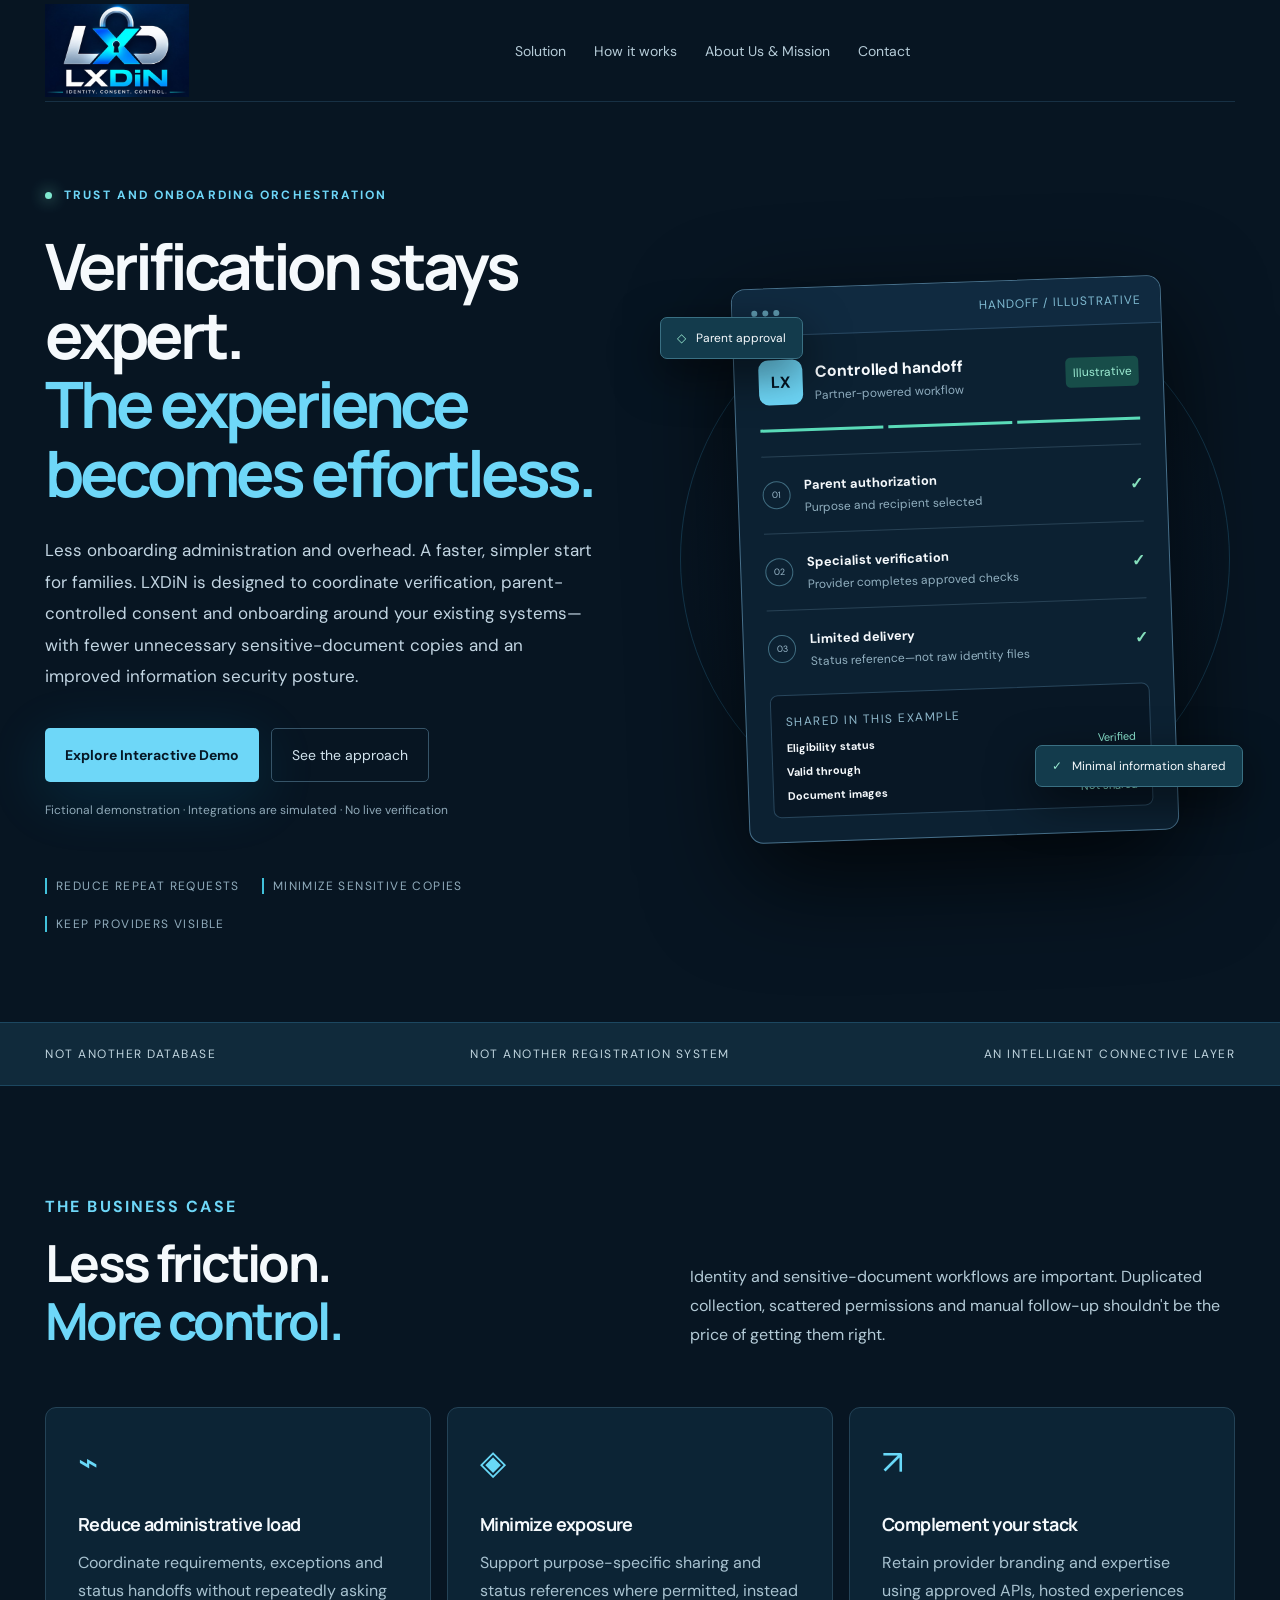
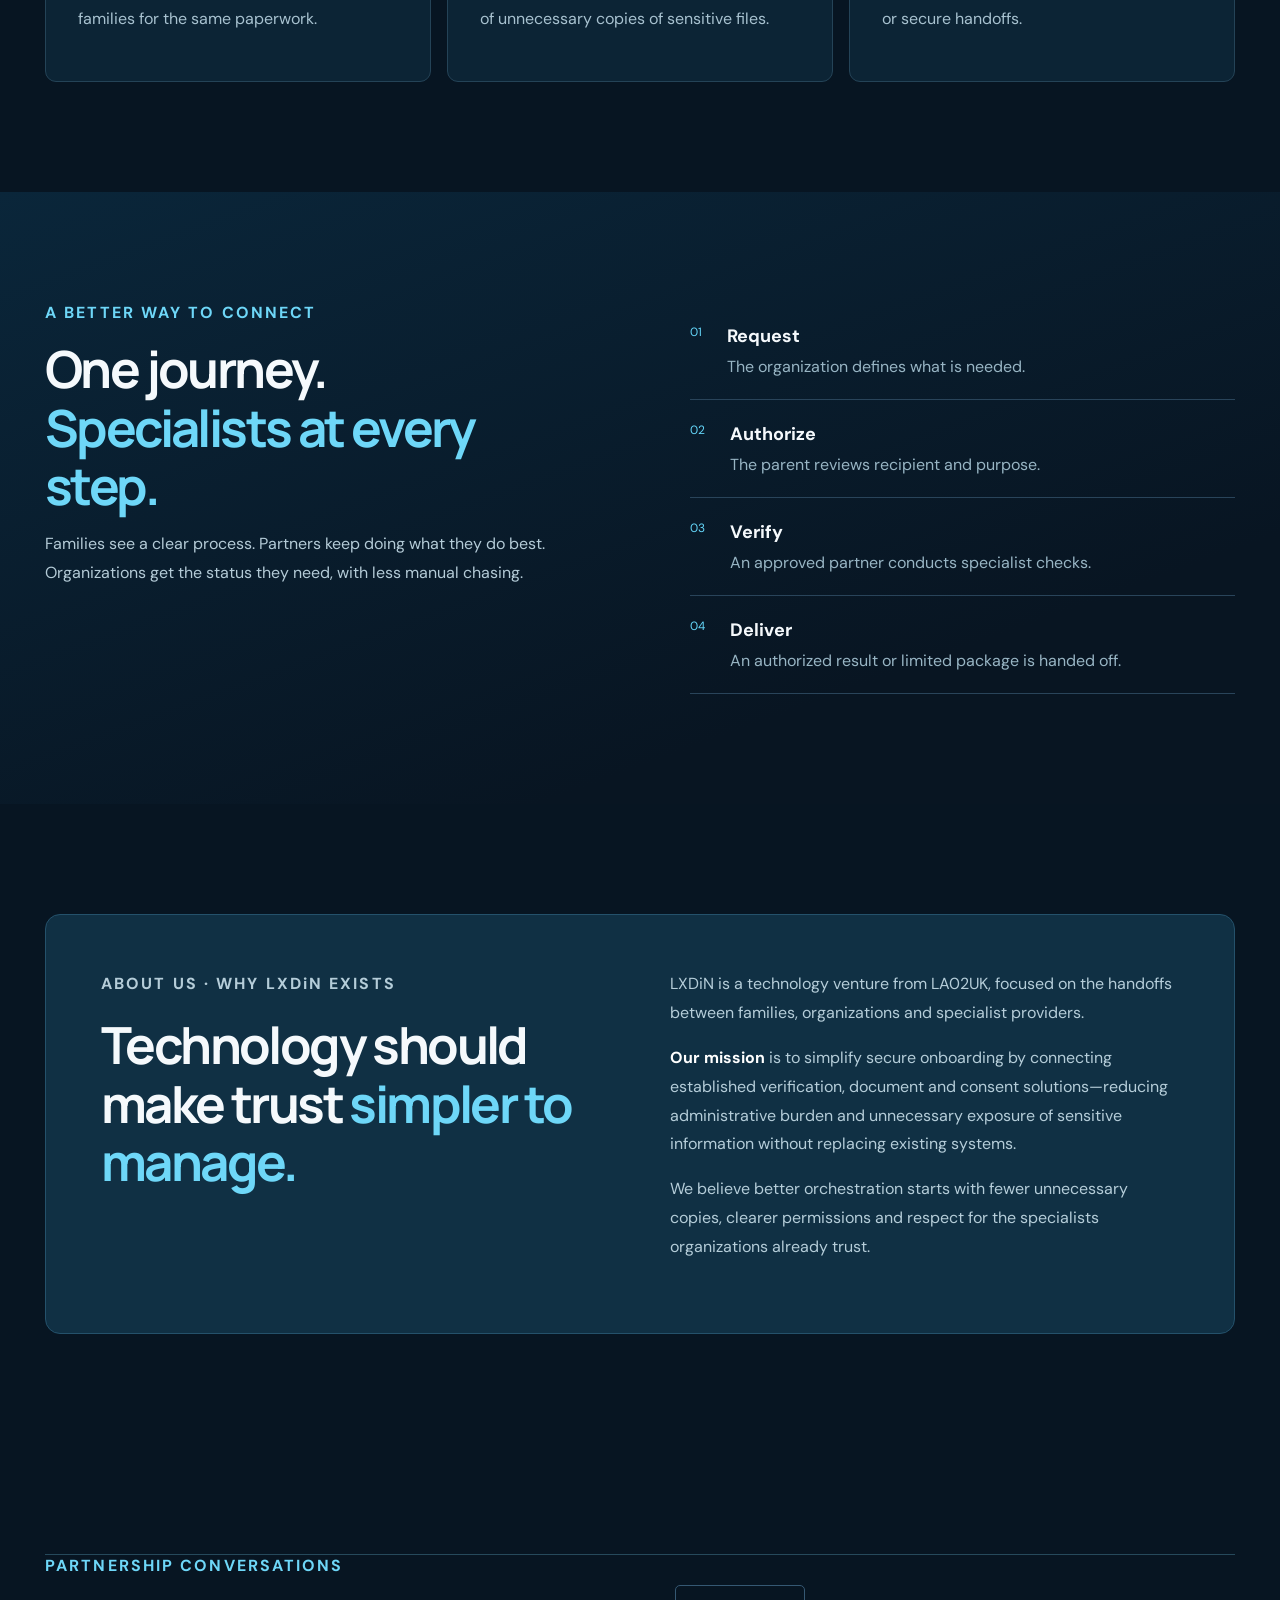
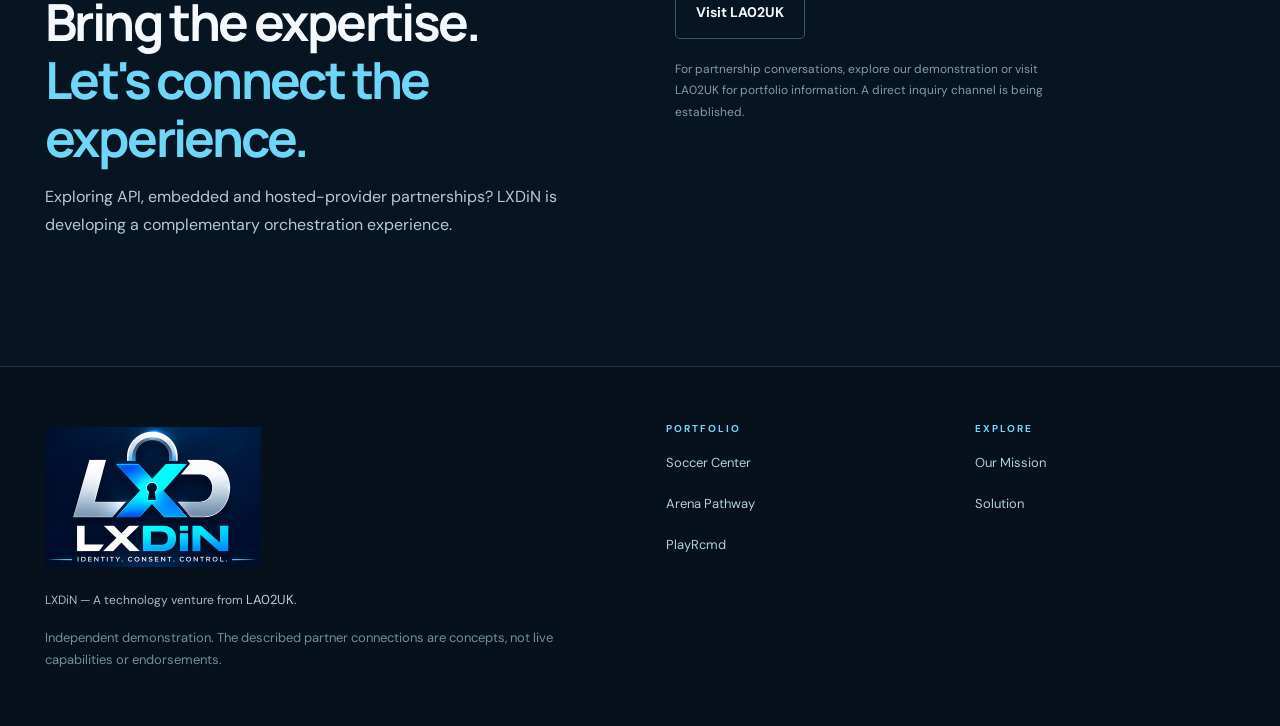
<file: public/index.html>
<!doctype html><html lang="en"><head><meta charset="utf-8"><meta name="viewport" content="width=device-width,initial-scale=1"><meta name="theme-color" content="#071522"><meta name="description" content="LXDiN coordinates identity verification, consent and document handoffs around the systems you already use."><title>LXDiN — Make onboarding effortless</title><link rel="stylesheet" href="styles.css?v=eb2804c2d6a3"><link rel="icon" href="brand/lxdin/icon-32.png" type="image/png" sizes="32x32"><link rel="icon" href="brand/lxdin/favicon.ico" sizes="any"><link rel="apple-touch-icon" href="brand/lxdin/icon-180.png" sizes="180x180"></head><body><a href="#main" class="skip">Skip to main content</a>
<header class="nav shell"><a class="brand" href="#home" aria-label="LXDiN homepage"><img class="approved-logo" src="brand/lxdin/header-432.webp" srcset="brand/lxdin/header-432.webp 432w, brand/lxdin/header-864.webp 864w" sizes="(max-width:600px) 112px, 144px" width="144" height="93" alt="LXDiN — IDENTITY. CONSENT. CONTROL." decoding="async"></a><nav id="main-navigation" aria-label="Main navigation"><a href="#solution">Solution</a><a href="#how">How it works</a><a href="#mission">About Us & Mission</a><a href="#contact">Contact</a></nav><div class="nav-actions"><button id="navmenu" aria-label="Open navigation" aria-expanded="false" aria-controls="main-navigation">☰</button></div></header>
<main id="main"><section class="hero shell" id="home"><div class="hero-copy"><div class="eyebrow"><span class="pulse"></span> TRUST AND ONBOARDING ORCHESTRATION</div><h1>Verification stays expert.<br><em>The experience becomes effortless.</em></h1><p class="lead">Less onboarding administration and overhead. A faster, simpler start for families. LXDiN is designed to coordinate verification, parent-controlled consent and onboarding around your existing systems—with fewer unnecessary sensitive-document copies and an improved information security posture.</p><div class="actions"><a class="btn btn-main" href="demo/">Explore Interactive Demo </a><a class="btn btn-sub" href="#solution">See the approach </a></div><p class="disclaimer">Fictional demonstration · Integrations are simulated · No live verification</p><div class="proof"><span>REDUCE REPEAT REQUESTS</span><span>MINIMIZE SENSITIVE COPIES</span><span>KEEP PROVIDERS VISIBLE</span></div></div><div class="art" aria-label="Illustrative verified handoff interface"><div class="orbit o1"></div><div class="orbit o2"></div><div class="floating f1"><span>◇</span> Parent approval</div><div class="floating f2"><span>✓</span> Minimal information shared</div><div class="console"><div class="console-top"><div><i></i><i></i><i></i></div><span>HANDOFF / ILLUSTRATIVE</span></div><div class="console-body"><div class="console-header"><span class="mini-symbol">LX</span><div><strong>Controlled handoff</strong><small>Partner-powered workflow</small></div><span class="state">Illustrative</span></div><div class="progress"><span></span><span></span><span></span></div><div class="steps"><div><span class="step-dot">01</span><div><strong>Parent authorization</strong><small>Purpose and recipient selected</small></div><b>✓</b></div><div><span class="step-dot">02</span><div><strong>Specialist verification</strong><small>Provider completes approved checks</small></div><b>✓</b></div><div><span class="step-dot">03</span><div><strong>Limited delivery</strong><small>Status reference—not raw identity files</small></div><b>✓</b></div></div><div class="data"><span>SHARED IN THIS EXAMPLE</span><div><strong>Eligibility status</strong><em>Verified</em></div><div><strong>Valid through</strong><em>Illustrative date</em></div><div><strong>Document images</strong><em>Not shared</em></div></div></div></div></div></section>
<section class="strip"><div class="shell strip-inner"><span>NOT ANOTHER DATABASE</span><span>NOT ANOTHER REGISTRATION SYSTEM</span><span>AN INTELLIGENT CONNECTIVE LAYER</span></div></section>
<section class="section shell" id="solution"><div class="section-head"><div><p class="eyebrow">THE BUSINESS CASE</p><h2>Less friction.<br><em>More control.</em></h2></div><p>Identity and sensitive-document workflows are important. Duplicated collection, scattered permissions and manual follow-up shouldn't be the price of getting them right.</p></div><div class="three"><article><div class="glyph">⌁</div><h3>Reduce administrative load</h3><p>Coordinate requirements, exceptions and status handoffs without repeatedly asking families for the same paperwork.</p></article><article><div class="glyph">◈</div><h3>Minimize exposure</h3><p>Support purpose-specific sharing and status references where permitted, instead of unnecessary copies of sensitive files.</p></article><article><div class="glyph">↗</div><h3>Complement your stack</h3><p>Retain provider branding and expertise using approved APIs, hosted experiences or secure handoffs.</p></article></div></section>
<section class="section workflow" id="how"><div class="shell workflow-grid"><div><p class="eyebrow">A BETTER WAY TO CONNECT</p><h2>One journey.<br><em>Specialists at every step.</em></h2><p>Families see a clear process. Partners keep doing what they do best. Organizations get the status they need, with less manual chasing.</p></div><div class="timeline"><div><span>01</span><div><strong>Request</strong><p>The organization defines what is needed.</p></div></div><div><span>02</span><div><strong>Authorize</strong><p>The parent reviews recipient and purpose.</p></div></div><div><span>03</span><div><strong>Verify</strong><p>An approved partner conducts specialist checks.</p></div></div><div><span>04</span><div><strong>Deliver</strong><p>An authorized result or limited package is handed off.</p></div></div></div></div></section>
<section class="section shell" id="mission"><div class="mission"><div><p class="eyebrow">ABOUT US · WHY LXDiN EXISTS</p><h2>Technology should make trust <em>simpler to manage.</em></h2></div><div><p>LXDiN is a technology venture from LA02UK, focused on the handoffs between families, organizations and specialist providers.</p><p><strong>Our mission</strong> is to simplify secure onboarding by connecting established verification, document and consent solutions—reducing administrative burden and unnecessary exposure of sensitive information without replacing existing systems.</p><p>We believe better orchestration starts with fewer unnecessary copies, clearer permissions and respect for the specialists organizations already trust.</p></div></div></section>
<section class="section shell" id="contact"><div class="contact"><div><p class="eyebrow">PARTNERSHIP CONVERSATIONS</p><h2>Bring the expertise.<br><em>Let's connect the experience.</em></h2><p>Exploring API, embedded and hosted-provider partnerships? LXDiN is developing a complementary orchestration experience.</p></div><div class="contact-actions"><a href="https://la02uk.com" class="btn btn-line" target="_blank" rel="noopener noreferrer">Visit LA02UK</a><p class="muted">For partnership conversations, explore our demonstration or visit LA02UK for portfolio information. A direct inquiry channel is being established.</p></div></div></section></main>
<footer><div class="shell footer-grid"><div><a class="brand" href="#home"><img class="approved-logo" src="brand/lxdin/header-432.webp" srcset="brand/lxdin/header-432.webp 432w, brand/lxdin/header-864.webp 864w" sizes="(max-width:600px) 176px, 216px" width="864" height="558" alt="LXDiN — IDENTITY. CONSENT. CONTROL." decoding="async"></a><p>LXDiN — A technology venture from <a href="https://la02uk.com" target="_blank" rel="noopener">LA02UK</a>.</p><small>Independent demonstration. The described partner connections are concepts, not live capabilities or endorsements.</small></div><div><strong>PORTFOLIO</strong><a href="https://soccercenter.org" target="_blank" rel="noopener">Soccer Center </a><a href="https://arenapathway.com" target="_blank" rel="noopener">Arena Pathway </a><a href="https://playrcmd.com" target="_blank" rel="noopener">PlayRcmd </a></div><div><strong>EXPLORE</strong><a href="#mission">Our Mission</a><a href="#solution">Solution</a></div></div></footer><script>document.getElementById('navmenu').onclick=()=>{let n=document.querySelector('header nav');n.classList.toggle('visible');document.getElementById('navmenu').setAttribute('aria-expanded',n.classList.contains('visible'));document.getElementById('navmenu').setAttribute('aria-label',n.classList.contains('visible')?'Close navigation':'Open navigation')};</script></body></html>
</file>
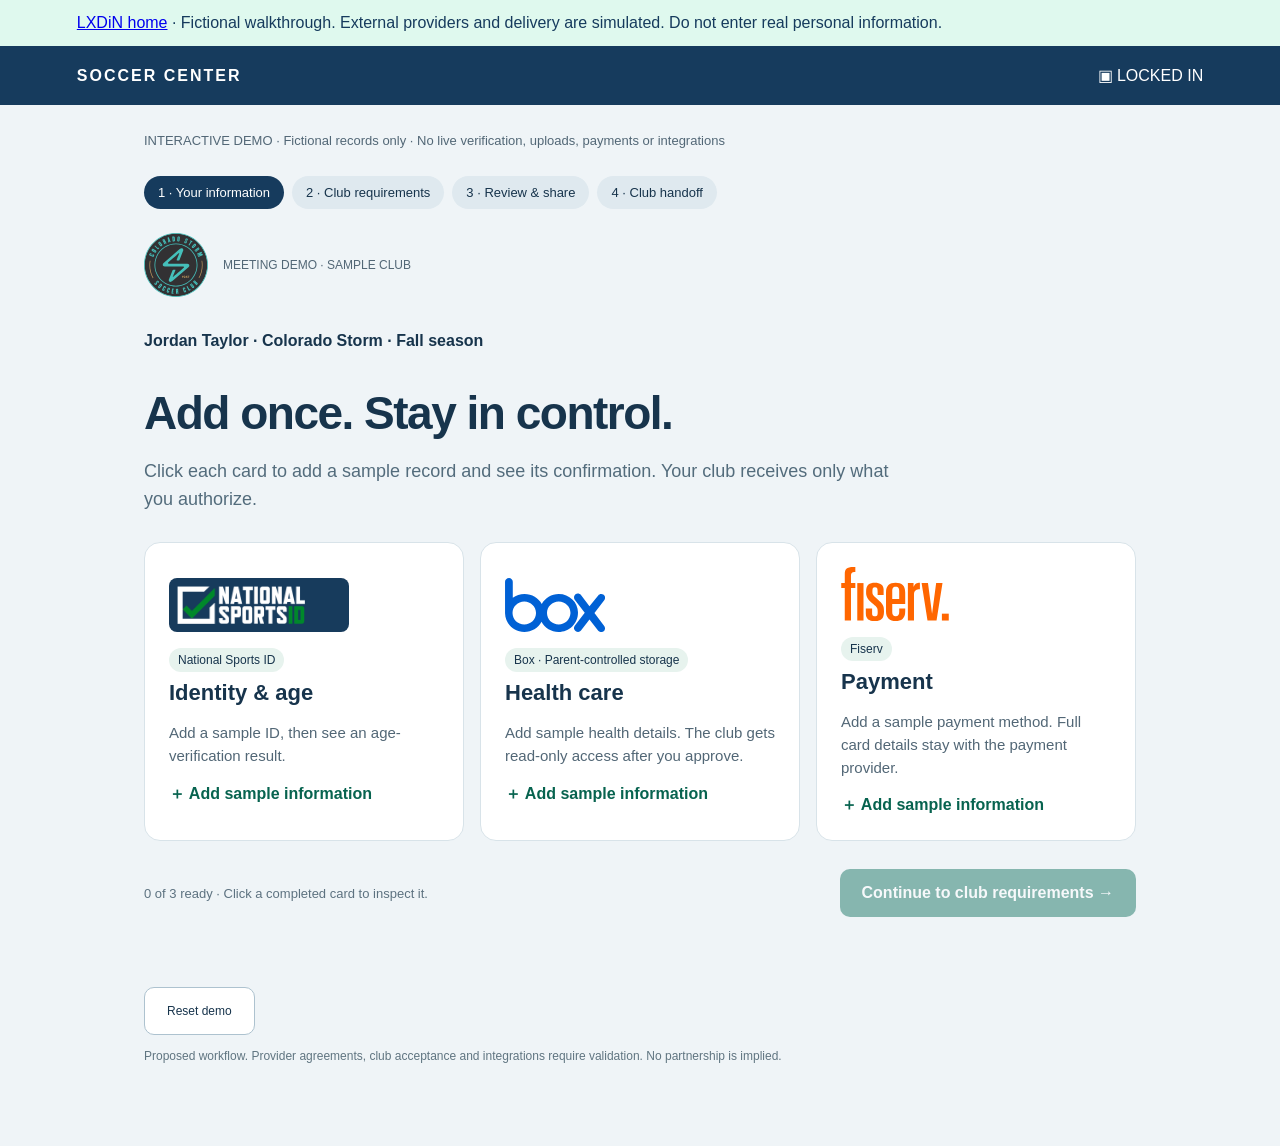
<file: public/demo/index.html>
<!doctype html><html lang="en"><head><meta charset="utf-8"><meta name="viewport" content="width=device-width,initial-scale=1"><title>Locked In — Parent to club guided demo</title><style>
:root{font-family:Arial,sans-serif;color:#17344c;background:#eff4f7}*{box-sizing:border-box}body{margin:0}header{background:#163b5d;color:white;padding:20px 6%;display:flex;justify-content:space-between;align-items:center}header strong{letter-spacing:2px}button{font:inherit;cursor:pointer;min-height:48px;border-radius:10px;padding:12px 22px;border:1px solid #adc2cf;background:white;color:#17344c}button:hover{filter:brightness(.94)}button:active{transform:translateY(1px)}button:focus-visible,input:focus-visible{outline:3px solid #e7a53b;outline-offset:4px}.primary{background:#086c59;color:white;border:0;font-weight:bold}main{max-width:1040px;margin:28px auto;padding:0 24px 40px}.notice{font-size:13px;color:#526776;margin-bottom:28px}nav{display:flex;gap:12px;margin-bottom:32px}nav span{flex:1;padding:12px 0;border-top:4px solid #d6e1e7;color:#607581;font-size:14px}nav .active{border-color:#08735c;color:#075c4b;font-weight:bold}h1{font-size:clamp(30px,5vw,46px);letter-spacing:-1.5px;margin:8px 0 12px}h2{font-size:22px;margin:0 0 14px}p{line-height:1.55}.lead{color:#536c7c;font-size:18px;max-width:760px}.cards{display:grid;grid-template-columns:repeat(3,1fr);gap:16px;margin:28px 0}.card,.panel{background:white;border:1px solid #d8e3e9;border-radius:16px;padding:24px}.card p{font-size:15px;color:#526776}.tag{display:inline-block;font-size:12px;background:#e4f4ee;color:#07634f;border-radius:30px;padding:7px 10px;font-weight:bold}.icon{font-size:26px;margin-bottom:18px}.person{padding:16px 0;font-weight:bold}.actions{display:flex;align-items:center;justify-content:space-between;gap:18px;margin-top:26px}.fine{font-size:13px;color:#5d7280}.row{display:flex;justify-content:space-between;gap:20px;padding:16px 0;border-bottom:1px solid #e4ebef;line-height:1.5}.row:last-child{border:0}.check{color:#06715b;font-weight:bold}.consent{display:flex;align-items:flex-start;gap:12px;line-height:1.6;padding:16px 0}.consent input{width:22px;height:22px;flex-shrink:0}.flow{display:grid;grid-template-columns:repeat(3,1fr);gap:14px;margin:24px 0}.flow div{padding:20px;background:#e3f2ec;border-radius:12px;line-height:1.6}.flow small{display:block;color:#45685e}.success{color:#08745b}.hidden,[hidden]{display:none!important}details{margin-top:20px}summary{cursor:pointer;padding:12px 0;min-height:44px}footer{margin-top:30px;font-size:12px;color:#607581}.primary:disabled{opacity:.45;cursor:not-allowed}@media(max-width:650px){.cards,.flow{grid-template-columns:1fr}.actions{align-items:stretch;flex-direction:column}.row{font-size:14px}.card{padding:20px}header{padding:16px 24px}header strong{font-size:13px}}
dialog{border:0;border-radius:18px;padding:28px;max-width:560px;width:calc(100% - 32px);color:#17344c;box-shadow:0 20px 80px #122c4e55}dialog::backdrop{background:#102c46aa}select{font:inherit;width:100%;padding:14px;margin:12px 0;border:1px solid #9aafbe;border-radius:8px;min-height:48px}button.card{text-align:left;width:100%;display:block;min-height:260px}button.card:hover{border-color:#08735c}.cards h2{margin-top:12px}.status{display:block;margin-top:16px;color:#07634f;font-weight:bold}.route{display:flex;gap:8px;flex-wrap:wrap;margin:24px 0}.route span{padding:9px 14px;border-radius:20px;background:#dfe9ef;font-size:13px}.route .active{background:#163b5d;color:white}.pill{font-size:12px;background:#e7f3ee;padding:5px 9px;border-radius:15px}#message{min-height:24px;color:#086c59} .panel+.panel{margin-top:18px}label{display:block;line-height:1.5}input[type=checkbox]{width:22px;height:22px;vertical-align:middle;margin-right:12px}summary{font-weight:bold} .checklist li{padding:12px 0;line-height:1.5;list-style:none;border-bottom:1px solid #e1e8ed}.checklist{padding:0}.muted{color:#526776} @media(prefers-reduced-motion:reduce){*{scroll-behavior:auto!important}}.vendor-logo{display:block;width:150px;height:54px;object-fit:contain;object-position:left center;margin-bottom:18px}.vendor-logo.id{background:#173b5c;border-radius:8px;padding:8px;width:180px}.vendor-logo.storm{width:74px;height:74px}.club-brand{display:flex;gap:15px;align-items:center;font-size:12px;color:#526776}.club-brand img{width:64px;height:64px;object-fit:contain}.paperwork{grid-template-columns:1fr 1fr}@media(max-width:650px){.paperwork{grid-template-columns:1fr}}
.nsid-profile{max-width:400px;margin:12px auto;border:5px solid #079138;border-radius:20px;overflow:hidden;background:white;text-align:center}.nsid-profile .brand{padding:18px 12px}.nsid-profile h3{font-size:27px;margin:4px 0;color:#163b5d}.nsid-profile .verified{background:#079138;color:white;padding:12px;line-height:1.5}.nsid-profile .avatar{width:112px;height:112px;margin:18px auto 12px;background:#edf1f4;border-radius:50%;display:grid;place-items:center}.nsid-profile dl{text-align:left;margin:18px;display:grid;grid-template-columns:100px 1fr;gap:10px;font-size:14px}.nsid-profile dt{color:#607581}.nsid-profile dd{margin:0;font-weight:bold}.nsid-profile .share{display:flex;align-items:center;justify-content:space-between;gap:10px;margin:16px;text-align:left}.nsid-profile .qr{border:2px dashed #adc2cf;padding:12px;font-size:12px;min-width:70px;text-align:center}.nsid-profile .foot{padding:12px;background:#eef6f0;font-size:12px}#detail{max-height:90dvh;overflow-y:auto}
</style></head><body><aside style="padding:14px 6%;background:#dff9ee;color:#163b5d;font:16px Arial"><a href="../">LXDiN home</a> · Fictional walkthrough. External providers and delivery are simulated. Do not enter real personal information.</aside><header><strong>SOCCER CENTER</strong><span>▣ LOCKED IN</span></header><main><div class="notice">INTERACTIVE DEMO · Fictional records only · No live verification, uploads, payments or integrations</div><div class="route" aria-label="Journey progress" id="progress"></div><div class="club-brand"><img alt="Colorado Storm" src="[data-uri]"><span>MEETING DEMO · SAMPLE CLUB</span></div><p class="person">Jordan Taylor · Colorado Storm · Fall season</p><div id="view"></div><p id="message" role="status" aria-live="polite"></p><footer><button onclick="resetDemo()">Reset demo</button><p>Proposed workflow. Provider agreements, club acceptance and integrations require validation. No partnership is implied.</p></footer></main><dialog id="detail" aria-labelledby="dialogTitle"><h2 id="dialogTitle"></h2><div id="dialogBody"></div><div class="actions"><button onclick="document.getElementById('detail').close()">Close</button><button class="primary" id="dialogAction"></button></div></dialog><script>const logos={"id": "[data-uri]", "health": "[data-uri]", "payment": "[data-uri]", "doc": "[data-uri]", "storm": "[data-uri]"};
function logo(k){return `<img class="vendor-logo ${k}" src="${logos[k]}" alt="${({id:"National Sports ID",health:"Box",payment:"Fiserv",doc:"DocuSign",storm:"Colorado Storm"})[k]}">`}

const initial=()=>({step:0,id:0,health:0,payment:0,club:false,uploaded:false,signed:false,consent:false,sent:false,reviewed:false,synced:false,revoked:false,events:[]});
let state=initial();
const ready=()=>state.id===2&&state.health===2&&state.payment===2;
const complete=()=>state.sent&&state.reviewed&&state.synced&&!state.revoked;
const names=['Your information','Club requirements','Review & share','Club handoff'];
const labels={id:'Identity & age',health:'Health care',payment:'Payment'};
const detail=document.getElementById('detail');
function eventLog(text){state.events.push({text,time:new Date().toLocaleTimeString([],{hour:'2-digit',minute:'2-digit',second:'2-digit'})})}
function go(step){if(step===1&&!ready())return;if(step===2&&(!state.club||!state.uploaded||!state.signed))return;if(step===3&&!state.sent)return;state.step=step;render();document.querySelector('h1').focus();window.scrollTo(0,0)}
function render(){
 document.getElementById('progress').innerHTML=names.map((n,i)=>'<span class="'+(i===state.step?'active':'')+'" '+(i===state.step?'aria-current="step"':'')+'>'+(i+1)+' · '+n+'</span>').join('');
 document.getElementById('message').textContent='';
 const views=[parentView,clubView,reviewView,receiptView];document.getElementById('view').innerHTML=(state.correction&&state.step===1?'<div class="panel" role="status"><strong>Colorado Storm requested a correction</strong><p>Please review and re-acknowledge the club participation paperwork below, then review and resubmit your packet.</p></div>':'')+views[state.step]();
}
function parentView(){return `<h1 tabindex="-1">Add once. Stay in control.</h1><p class="lead">Click each card to add a sample record and see its confirmation. Your club receives only what you authorize.</p><div class="cards">${['id','health','payment'].map(k=>`<button class="card" onclick="openCard('${k}')">${logo(k)}<span class="pill">${k==='id'?'National Sports ID':k==='health'?'Box · Parent-controlled storage':'Fiserv'}</span><h2>${labels[k]}</h2><p>${k==='id'?'Add a sample ID, then see an age-verification result.':k==='health'?'Add sample health details. The club gets read-only access after you approve.':'Add a sample payment method. Full card details stay with the payment provider.'}</p><span class="status">${state[k]===0?'＋ Add sample information':state[k]===1?'◷ Added — show confirmation':'✓ '+(k==='id'?'Demo verified':k==='health'?'Ready for club review':'Demo payment ready')}</span></button>`).join('')}</div><div class="actions"><span class="fine">${['id','health','payment'].filter(k=>state[k]===2).length} of 3 ready · Click a completed card to inspect it.</span><button class="primary" ${ready()?'':'disabled'} onclick="go(1)">Continue to club requirements →</button></div>`}
function nsidPlayerCard(){return `<article class="nsid-profile" aria-label="Locked In sample player card"><div class="brand"><small>SOCCER CENTER</small><h3>LOCKED IN</h3><div class="fine">Verification provided by NSID</div></div><div class="verified"><strong>✓ VERIFIED AGE: 14 · DEMO</strong><br><small>Expires: June 30, 2027</small></div><div class="avatar" aria-label="Sample player photo placeholder"><svg width="80" height="80" viewBox="0 0 80 80" aria-hidden="true"><circle cx="40" cy="26" r="17" fill="#9ba8b3"/><path d="M9 76v-9a31 31 0 0 1 62 0v9" fill="#9ba8b3"/></svg></div><h3>JORDAN TAYLOR</h3><p class="fine" style="margin:5px">Player · Sample City, CO</p><dl><dt>School</dt><dd>Sample High School</dd><dt>Grade</dt><dd>9</dd><dt>Class of</dt><dd>2030</dd><dt>Team</dt><dd>Colorado Storm U15</dd><dt>Division</dt><dd>U15 Competitive</dd><dt>Organization</dt><dd>Sample League</dd></dl><div class="share"><div><small>Sports ID reference</small><br><strong>NSID-DEMO-104</strong><br><small>Share link · demonstration only</small></div><div class="qr" aria-label="Nonfunctional QR placeholder">QR<br>preview</div></div><div class="foot"><strong>Sample Parent</strong> · Parent<br>DESIGN PROPOSAL · FICTIONAL DATA</div></article><p class="fine">Based on the fields shown in the NSID demonstration. Only the age result is represented as verified; school, team and other profile fields are not independently verified here. This sample card is not proof of eligibility or a live NSID result.</p>`}
function openCard(k){document.getElementById('dialogTitle').textContent=labels[k];let stage=state[k];
 const info={id:'Sample passport · Jordan Taylor · Date of birth: 12 May 2012. This represents a document submitted directly to an identity-verification provider; accepted document types depend on that provider.',health:'Sample health summary · No known allergies · Emergency contact: Sample Parent · Physical form: sample-current.pdf. This represents parent-held information, not an actual upload.',payment:'Sample card · Ending 4242 · No real card number is entered or stored. This represents a provider-hosted payment setup.'};
 document.getElementById('dialogBody').innerHTML='<p>'+info[k]+'</p><p class="fine">'+(stage===0?'Fictional record supplied for the demonstration.':stage===1?'Sample record added. The next action simulates the appropriate provider or readiness result.':'Demo confirmation recorded. '+(k==='health'?'The club has not reviewed it yet.':'No live provider was contacted.'))+'</p>';
 if(k==='id'&&stage===2){document.getElementById('dialogTitle').textContent='Locked In · Player card';document.getElementById('dialogBody').innerHTML=nsidPlayerCard();}
 const action=document.getElementById('dialogAction');action.hidden=stage===2;action.textContent=stage===0?'Add sample record':k==='id'?'Simulate NSID verification':k==='health'?'Mark ready for club review':'Simulate payment readiness';action.onclick=()=>{state[k]++;render();if(state[k]===1||(k==='id'&&state[k]===2))openCard(k);else detail.close()};if(!detail.open)detail.showModal();
}
function clubView(){return `${logo("storm")}<h1 tabindex="-1">Your club. Its requirements.</h1><p class="lead">Complete the club’s information here. These answers and acknowledgments go directly to the club.</p><div class="panel"><h2>Colorado Storm registration</h2><p class="fine">Illustrative requirements for this meeting, not Colorado Storm’s official forms.</p><label for="program">Program</label><select id="program"><option>U15 · Competitive · Fall season</option></select><label for="contact">Club contact preference</label><select id="contact"><option>Email · Sample Parent</option><option>Phone · Sample Parent</option></select><details><summary>Read sample policies, procedures & code of conduct</summary><p>Follow club attendance and safeguarding procedures. Treat players, coaches and officials respectfully. Report safety concerns to the designated club contact.</p><p>Sample participation acknowledgment: this demonstration is not an enforceable waiver or medical authorization.</p></details><label class="consent"><input id="clubAgree" type="checkbox" ${state.club?'checked':''} onchange="state.club=this.checked;updateClubNext()">I acknowledge these sample club requirements and confirm the sample registration information.</label></div><div class="cards paperwork"><article class="card">${logo('health')}<h2>Required document</h2><p>Add the supplied sample participation document to Box for the club packet. No device files are accessed.</p><button onclick="sampleUpload()">${state.uploaded?'✓ Sample document added':'Add sample document'}</button></article><article class="card">${logo('doc')}<h2>Club paperwork</h2><p>Review and sign the sample code of conduct and participation waiver.</p><button onclick="signPaperwork()">${state.signed?'✓ Demo paperwork signed':'Review & sign sample paperwork'}</button></article></div><div class="actions"><button onclick="go(0)">Back</button><button id="clubNext" class="primary" ${state.club&&state.uploaded&&state.signed?'':'disabled'} onclick="state.contact=document.getElementById('contact').value;go(2)">Review what gets shared →</button></div>`}
function reviewView(){return `<h1 tabindex="-1">You approve the handoff.</h1><p class="lead">Two clear parts. One submission to Colorado Storm.</p><div class="panel"><h2>Personal information · limited sharing</h2><div class="row"><strong>Identity & age</strong><span>Verified status + necessary player details. Original ID excluded.</span></div><div class="row"><strong>Health care</strong><span>Read-only sample health access for designated club reviewers.</span></div><div class="row"><strong>Payment</strong><span>Payment-method readiness. Full card details excluded.</span></div></div><div class="panel"><h2>Club information · delivered to the club</h2><p>U15 competitive registration · Contact preference · Policies and procedures · Code of conduct · Participation acknowledgment · Box sample document · DocuSign signed sample paperwork</p></div><label class="consent"><input id="shareAgree" type="checkbox" onchange="state.consent=this.checked;document.getElementById('send').disabled=!this.checked">For this demo, I authorize the sharing shown above with Colorado Storm.</label><div class="actions"><button onclick="go(1)">Back</button><button id="send" class="primary" disabled onclick="sendPacket()">Approve & send to club →</button></div>`}
function sendPacket(){if(!ready()||!state.club||!state.uploaded||!state.signed||!state.consent)return;state.correction=false;state.revoked=false;state.sent=true;eventLog('Parent → Colorado Storm: verification results, read-only health access and club packet');go(3)}
function receiptView(){return `${logo("storm")}<span class="tag">CLUB VIEW · SIMULATED</span><h1 tabindex="-1">${complete()?'✓ Onboarding complete.':'Review. Accept. Ready to play.'}</h1><p class="lead">The family has done its part. Colorado Storm reviews the requested information, accepts the packet and passes approved registration details to its software.</p><div class="flow"><div><strong>1 · Parent → Club ✓</strong><small>One parent-approved packet</small></div><div><strong>2 · Club review ${state.reviewed?'✓':'◷'}</strong><small>${state.revoked?'Sharing revoked':state.reviewed?'Packet accepted':'Review required'}</small></div><div><strong>3 · Club → Software ${state.synced?'✓':'◷'}</strong><small>${state.synced?'Simulated receipt confirmed':'Approved details only'}</small></div></div><div class="panel"><h2>1. The club receives what it requested</h2><p class="fine">Jordan Taylor · U15 competitive · Fall season · Colorado Storm sample template v1</p><div class="row"><strong>NSID verification</strong><span>Verified age result · NSID-DEMO-104<br>Original identity document excluded</span></div><div class="row"><strong>Health & required documents</strong><span>${state.revoked?'Parent access revoked — document unavailable':'Parent-authorized, read-only Box references'}<br>Participation clearance + required sample document</span></div><div class="row"><strong>Club paperwork</strong><span>Policies, codes of conduct and waiver<br>DocuSign sample acknowledgments complete</span></div><div class="row"><strong>Payment connection</strong><span>Fiserv method ready · no fee charged<br>No card details shared</span></div><details><summary>How the club template works</summary><p>The club specifies its documents, questions and acknowledgments by team and season. The parent reuses accepted information, completes what is missing, and approves the packet before sharing.</p><p>This is an illustrative template, not Colorado Storm’s official requirements. NSID verification and the receiving organization’s acceptance are separate decisions.</p></details><details><summary>Inspect the shared sample clearance</summary><p>${state.revoked?'Access is no longer available.':'Designated care reviewer · read-only: sample-current.pdf, participation clearance supplied. No full medical history is included.'}</p><p class="fine">This page demonstrates the club review process. Production reviewer permissions will be enforced separately.</p></details></div><div class="panel"><h2>2. Review and accept, or ask for a correction</h2><p>${state.revoked?'Parent sharing has been revoked. Further acceptance and handoff are blocked.':state.reviewed?'Accepted for this club, team and season. The decision is recorded in the handoff history.':'Confirm that the supplied verification, clearance and club paperwork meet your requirements.'}</p><div class="actions"><button class="primary" ${state.reviewed||state.revoked?'disabled':''} onclick="reviewPacket()">${state.reviewed?'✓ Packet accepted':'Accept sample packet →'}</button><button ${state.revoked||state.synced?'disabled':''} onclick="requestClubChanges()">Request changes</button></div><p class="fine">A correction returns the family to the existing club-requirements step. No email is sent.</p></div><div class="panel"><img alt="ezOnboard" width="180" height="32" style="display:block;width:180px;max-width:100%;height:auto;margin:0 0 16px" src="[data-uri]"><h2>3. Pass approved details to club software</h2><p>EZonboard handoff concept: map the accepted packet to the club’s registration system, then return a delivery confirmation.</p><label for="provider">Club software</label><select id="provider" ${state.synced?'disabled':''}><option ${state.provider==='PlayMetrics'?'selected':''}>PlayMetrics</option><option ${state.provider==='TeamSnap'?'selected':''}>TeamSnap</option></select><details><summary>See exactly what transfers</summary><p>Player and team details, season, NSID verification reference, club-reviewed clearance status, club answers and acknowledgment status, and payment-method readiness.</p><p><strong>Excluded:</strong> original identity documents, medical files, document access links, card details and private recruiting records.</p></details><button class="primary" ${!state.reviewed||state.synced||state.revoked?'disabled':''} onclick="syncPacket()">${state.synced?'✓ Software receipt confirmed':'Simulate software handoff →'}</button>${state.synced?'<p class="success"><strong>Demo receipt: STORM-DEMO-001</strong> · Registration received by '+state.provider+'.</p>':''}<p class="fine">All results are simulated. No provider is contacted. School and state-association acceptance remain separate.</p></div><details><summary>Complete checklist · ${complete()?'11 / 11 complete':'review status'}</summary><ul class="checklist">${[[true,'Identity and age — NSID demo result'],[true,'Health information supplied'],[!state.revoked,'Parent-authorized document access'],[state.reviewed&&!state.revoked,'Club reviewed health requirements'],[true,'Payment method ready'],[state.club,'Club information confirmed'],[state.uploaded,'Required sample document supplied'],[state.signed,'Club paperwork acknowledged'],[state.sent,'Parent approved and submitted'],[state.reviewed&&!state.revoked,'Club accepted registration'],[state.synced,'Software receipt confirmed']].map(([ok,label])=>'<li>'+(ok?'✓ ':'○ ')+label+'</li>').join('')}</ul></details><details><summary>Handoff history & parent access control</summary>${state.events.map(e=>'<p>'+e.time+' · '+e.text+'</p>').join('')}<p>Revocation stops future access and transfers; earlier receipts and history remain. Information already received cannot be recalled.</p><button ${state.revoked?'disabled':''} onclick="revokeAccess()">Simulate revoking health access</button></details><div class="actions"><button onclick="go(2)">← Back to parent sharing</button><button onclick="resetDemo()">Restart walkthrough</button></div>`}
function requestClubChanges(){if(!state.sent||state.revoked||state.synced)return;document.getElementById('dialogTitle').textContent='Request a correction';document.getElementById('dialogBody').innerHTML='<p><strong>Sample correction:</strong> Please review and re-acknowledge the club participation paperwork.</p><p>The parent returns to the existing club-requirements page. Identity verification, health setup and payment readiness remain complete.</p><p class="fine">No message is sent. This is a simulated correction request.</p>';const b=document.getElementById('dialogAction');b.hidden=false;b.textContent='Return request to parent';b.onclick=()=>{state.correction=true;state.club=false;state.signed=false;state.sent=false;state.reviewed=false;eventLog('Club requested updated participation acknowledgment');detail.close();go(1)};detail.showModal()}
function reviewPacket(){if(!state.sent||state.revoked)return;state.reviewed=true;eventLog('Club: health requirements reviewed and registration accepted');render()}
function syncPacket(){if(!state.reviewed||state.revoked||state.synced)return;state.provider=document.getElementById('provider').value;state.synced=true;eventLog('Club → '+state.provider+': registration details and approved status flags; simulated receipt confirmed');render();document.getElementById('message').textContent='Demo onboarding complete. All confirmations are simulated.'}
function revokeAccess(){state.revoked=true;eventLog('Parent revoked future club health access; prior handoff history retained');render()}
function updateClubNext(){document.getElementById('clubNext').disabled=!(state.club&&state.uploaded&&state.signed)}
function sampleUpload(){state.contact=document.getElementById('contact').value;state.uploaded=true;render();document.getElementById('message').textContent='Sample document added to the simulated Box folder. No real upload occurred.'}
function signPaperwork(){document.getElementById('dialogTitle').textContent='Colorado Storm · Sample paperwork';document.getElementById('dialogBody').innerHTML=logo('doc')+'<p><strong>Code of conduct:</strong> Respect players, coaches and officials. Follow club safeguarding and attendance procedures.</p><p><strong>Participation waiver:</strong> Fictional text for demonstration only; no legal agreement is created.</p><p>Sample signer: <strong>Sample Parent</strong></p><p class="fine">Simulated DocuSign workflow. No envelope is sent and no real signature is collected.</p>';const b=document.getElementById('dialogAction');b.hidden=false;b.textContent=state.signed?'Close signed sample':'Apply sample signature';b.onclick=()=>{state.signed=true;state.contact=document.getElementById('contact').value;detail.close();render();document.getElementById('message').textContent='Sample paperwork signed — demo only.'};detail.showModal()}
function resetDemo(){state=initial();detail.close();render();document.querySelector('h1').focus()}
render();
</script></body></html>
</file>
<file: public/styles.css>
@font-face{font-family:'DM Sans';font-style:normal;font-weight:400;font-display:swap;src:url('fonts/dm-sans-regular.ttf') format('truetype')}@font-face{font-family:'DM Sans';font-style:normal;font-weight:700;font-display:swap;src:url('fonts/dm-sans-bold.ttf') format('truetype')}@font-face{font-family:'Manrope';font-style:normal;font-weight:700;font-display:swap;src:url('fonts/manrope-bold.ttf') format('truetype')}:root{--navy:#071522;--navy2:#0b2034;--line:#213a50;--white:#f5f9fc;--soft:#b4c8d4;--blue:#6ed7f8}*{box-sizing:border-box}html{scroll-behavior:smooth}body{margin:0;background:var(--navy);color:var(--white);font-family:'DM Sans',Arial,sans-serif}a{color:inherit;text-decoration:none}button{font:inherit}header,section{position:relative}.shell{width:min(1190px,calc(100% - 54px));margin:auto}.skip{position:absolute;left:-1000px}.skip:focus{left:10px;top:10px;z-index:10;background:white;color:black;padding:10px}.nav{display:flex;align-items:center;gap:35px;min-height:90px;justify-content:space-between;border-bottom:1px solid #173044}.brand{display:inline-flex;align-items:center;gap:10px;font-family:Manrope;font-weight:800;font-size:25px;letter-spacing:-1.2px;white-space:nowrap}.brand>span:last-child{display:flex;flex-direction:column;line-height:1.05}.brand small{font-size:8px;letter-spacing:1.5px;margin-top:6px;color:#9eb6c4}.glow{color:var(--blue)}.mark{font-size:18px;background:linear-gradient(140deg,#b5f6ff,#2267a0);color:#051728;display:grid;place-items:center;border-radius:9px;letter-spacing:-2px;width:44px;height:44px}.nav nav{display:flex;gap:28px;font-size:13px;color:#b5cbd7}.nav nav a:hover,.textlink:hover{color:#67e4ff}.nav-actions{display:flex;gap:12px}.btn{display:inline-flex;align-items:center;justify-content:center;gap:24px;font-weight:800;font-size:13px;border-radius:5px;padding:17px 20px;white-space:nowrap}.btn-line{border:1px solid #355873}.btn-main{background:var(--blue);color:#061725;box-shadow:0 14px 60px #00b9ee25}.btn-sub{border:1px solid #365468;color:#d3e4ee}.btn:hover{transform:translateY(-2px)}#navmenu{display:none;border:1px solid #436179;background:transparent;color:white;border-radius:5px;padding:10px}.hero{min-height:660px;display:grid;grid-template-columns:1fr 0.95fr;align-items:center;gap:40px;padding:85px 0 90px}.hero-copy{position:relative;z-index:2}.eyebrow{letter-spacing:2.1px;font-size:10px;color:var(--blue);font-weight:800}.pulse{width:7px;height:7px;border-radius:99px;background:#80e8cf;display:inline-block;margin-right:7px;box-shadow:0 0 15px #80e8cf}h1,h2,h3,p{margin-top:0}h1,h2,h3{font-family:Manrope,sans-serif}h1{font-size:clamp(45px,5vw,72px);font-weight:800;letter-spacing:-4px;line-height:1.08;margin:28px 0}h1 em,h2 em{font-style:normal;color:var(--blue)}.lead{font-size:17px;line-height:1.85;color:#c2d5e2;max-width:555px}.actions{display:flex;gap:12px;flex-wrap:wrap;margin-top:35px}.disclaimer{font-size:11px;color:#8fa8b7;margin-top:20px}.proof{margin-top:60px;display:flex;gap:22px;flex-wrap:wrap;font-size:9px;letter-spacing:1.4px;color:#91acbc}.proof span{border-left:2px solid #41c1db;padding-left:9px}.art{height:565px;display:grid;place-items:center;position:relative;background:radial-gradient(ellipse at 60% 45%,#133a56 0%,#071522 67%)}.orbit{position:absolute;border:1px solid #24618177;border-radius:100%;width:550px;height:550px}.o2{width:400px;height:400px}.console{position:relative;width:min(430px,94%);border:1px solid #47708b;border-radius:14px;overflow:hidden;background:#0c2132;box-shadow:0 35px 100px #000b;transform:rotate(-2deg)}.console-top{display:flex;justify-content:space-between;padding:15px 19px;background:#102a40;border-bottom:1px solid #294963;color:#7fbad1;letter-spacing:1px;font-size:9px}.console-top i{display:inline-block;background:#5f9bb0;width:6px;height:6px;border-radius:50%;margin-right:5px}.console-body{padding:24px}.console-header{display:flex;align-items:center;gap:12px}.console-header strong,.console-header small{display:block}.console-header small{font-size:11px;color:#8eacbe;margin-top:5px}.mini-symbol{background:var(--blue);color:#031422;padding:12px;border-radius:10px;font-weight:800}.state{margin-left:auto;color:#9cebd2;font-size:10px;background:#174d49;padding:7px;border-radius:5px}.progress{display:flex;gap:5px;margin:24px 0}.progress span{height:3px;flex:1;background:#5adbb8}.steps>div{display:flex;align-items:center;gap:14px;border-top:1px solid #284255;padding:17px 0}.steps strong{font-size:13px}.steps small{display:block;font-size:11px;color:#91afbf;margin-top:5px}.steps b{margin-left:auto;color:#85dfbc}.step-dot{width:28px;height:28px;display:grid;place-items:center;border:1px solid #406d81;border-radius:50%;font-size:9px;color:#9bb9cb}.data{margin-top:8px;background:#081725;border:1px solid #28465c;padding:14px;border-radius:8px}.data>span{color:#8eb7ca;font-size:9px;letter-spacing:1.5px}.data div{display:flex;justify-content:space-between;gap:8px;font-size:11px;margin-top:10px}.data em{color:#8eead4;font-style:normal}.floating{position:absolute;background:#133b4c;border:1px solid #3a7083;padding:12px 16px;border-radius:7px;font-size:11px;box-shadow:0 15px 45px #0008;z-index:2}.floating span{color:#9aebd2;margin-right:7px}.f1{top:40px;left:-15px}.f2{bottom:55px;right:-8px}.strip{background:#102a3b;border-block:1px solid #1c4760}.strip-inner{display:flex;justify-content:space-between;gap:20px;padding:23px 0;font-size:10px;letter-spacing:1.5px;color:#c0d5df}.section{padding-top:110px;padding-bottom:110px}.section-head{display:grid;grid-template-columns:1fr 1fr;gap:100px;align-items:end;margin-bottom:42px}.section-head h2,.workflow h2,.mission h2,.contact h2{font-size:clamp(36px,4vw,55px);letter-spacing:-2.6px;line-height:1.14;margin:16px 0}.section-head>p,.workflow-grid>div>p:not(.eyebrow),.contact p:not(.eyebrow){font-size:16px;color:#b4cbd7;line-height:1.8}.three{display:grid;grid-template-columns:repeat(3,1fr);gap:16px}.three article{background:#0c2435;border:1px solid #244357;border-radius:11px;padding:32px}.three h3{font-size:18px;letter-spacing:-.6px;margin:27px 0 13px}.three p{color:#a8c2d0;line-height:1.75;font-size:14px}.glyph{color:#69d9f8;font-size:34px}.workflow{background:linear-gradient(160deg,#0a263a,#081522 75%)}.workflow-grid{display:grid;grid-template-columns:1fr 1fr;gap:100px}.textlink{display:inline-block;font-weight:800;color:#78dcf4;margin-top:20px}.timeline>div{display:flex;gap:25px;padding:22px 0;border-bottom:1px solid #29445a}.timeline span{font-size:12px;color:#65d7fa}.timeline strong{font-size:18px}.timeline p{margin:8px 0 0;color:#98b5c4;font-size:13px}.mission{background:#103044;border:1px solid #24516b;border-radius:15px;display:grid;grid-template-columns:1fr 1fr;gap:60px;padding:55px}.mission p{line-height:1.8;color:#b5cdd9}.mission p strong{color:#fff}.contact{border-top:1px solid #26495b;display:grid;grid-template-columns:1fr 1fr;gap:70px}.contact-actions{padding-top:30px}.muted{font-size:12px!important;max-width:400px;color:#829baa!important;margin-top:20px}footer{background:#06111b;border-top:1px solid #1c374a;padding:55px 0}.footer-grid{display:grid;grid-template-columns:2.2fr 1fr 1fr;gap:50px}.footer-grid>div{display:flex;flex-direction:column;align-items:start;gap:14px}.footer-grid p{font-size:12px;color:#a3bdca;margin:5px 0}.footer-grid small{font-size:11px;color:#748e9d;line-height:1.7}.footer-grid strong{font-size:10px;letter-spacing:2px;color:var(--blue)}.footer-grid a:not(.brand){font-size:13px;color:#b3cedc}@media(max-width:900px){.nav nav{display:none;position:absolute;top:85px;right:0;background:#0a2133;padding:24px;z-index:5;flex-direction:column;border:1px solid #365468;min-width:215px}.nav nav.visible{display:flex}#navmenu{display:block}.nav-actions>.btn{display:none}.hero{grid-template-columns:1fr;padding-top:65px}.art{height:480px}.section-head,.workflow-grid,.mission,.contact{grid-template-columns:1fr;gap:24px}.three{grid-template-columns:1fr 1fr}.footer-grid{grid-template-columns:1.8fr 1fr 1fr}}@media(max-width:600px){.shell{width:calc(100% - 36px)}.nav{min-height:75px}.nav nav{top:75px}.hero{padding:65px 0 55px;gap:0}.hero h1{font-size:43px;letter-spacing:-2.6px}.art{height:435px;margin-top:30px}.orbit{width:345px;height:345px}.o2{width:270px;height:270px}.floating{font-size:9px}.f1{left:0;top:10px}.f2{right:0;bottom:0}.console{transform:none}.console-body{padding:17px}.steps>div{padding:12px 0}.proof{margin-top:35px}.strip-inner{flex-wrap:wrap;gap:12px}.strip-inner span{width:100%}.section{padding-top:75px;padding-bottom:75px}.three{grid-template-columns:1fr}.mission{padding:27px}.footer-grid{grid-template-columns:1fr 1fr}.footer-grid>div:first-child{grid-column:span 2}.btn{width:100%}.actions{flex-direction:column}}

@media(prefers-reduced-motion:reduce){*,*::before,*::after{scroll-behavior:auto!important;animation-duration:.01ms!important;transition-duration:.01ms!important}}
/* Review refinements: readable controls and responsive artwork. */
body{font-size:16px}button,a{-webkit-tap-highlight-color:transparent}.nav nav,.btn{font-size:14px}.eyebrow,.proof,.strip-inner,.disclaimer{font-size:12px}.brand small{font-size:10px}.console small,.steps small,.console-top,.data>span,.state,.floating{font-size:12px}.section p,.three p,.mission p,.contact p{font-size:16px}.footer-grid small{font-size:13px}.nav{position:relative;z-index:10}.art{min-width:0}.hero-copy{min-width:0}.console{max-width:100%}.nav-actions{flex-shrink:0}.hero .art{background:radial-gradient(ellipse at center,#1451aa33,transparent 68%)}:focus-visible{outline:3px solid #8ddaff;outline-offset:5px}#navmenu{min-height:44px;min-width:44px}.footer-grid a{padding-block:5px}.actions .btn-sub{font-weight:500}@media(max-width:600px){.hero{overflow:hidden}.console-body{padding:18px}.console-header{gap:9px}.console-header strong{font-size:14px}.state{font-size:10px}.data strong,.data em{font-size:12px}.floating{font-size:11px}.f1{left:0}.f2{right:0}.brand small{font-size:9px}.btn{min-height:48px}.nav nav a{padding:12px}.contact-actions{min-width:0}}@media(prefers-reduced-motion:reduce){html{scroll-behavior:auto}*,*:before,*:after{animation:none!important;transition:none!important}}

/* Approved logo integration: scoped sizing; original page design is unchanged. */
.brand .approved-logo{display:block;width:216px;max-width:100%;height:auto;object-fit:contain;flex-shrink:0}
.nav{--header-logo-width:144px}
.nav > .brand{width:var(--header-logo-width);min-width:0;max-width:var(--header-logo-width);flex:0 0 var(--header-logo-width);padding-block:4px;line-height:0}
.nav > .brand > .approved-logo{display:block;width:100%;min-width:0;max-width:100%;height:auto;flex:0 1 auto;object-fit:contain}
.nav > nav{min-width:0;flex-wrap:nowrap;white-space:nowrap}
.footer-grid .brand{display:inline-block;max-width:100%;line-height:0}
@media(max-width:900px){.nav nav{top:100%}}
@media(max-width:600px){.brand .approved-logo{width:176px}.nav{--header-logo-width:112px}}
</file>
